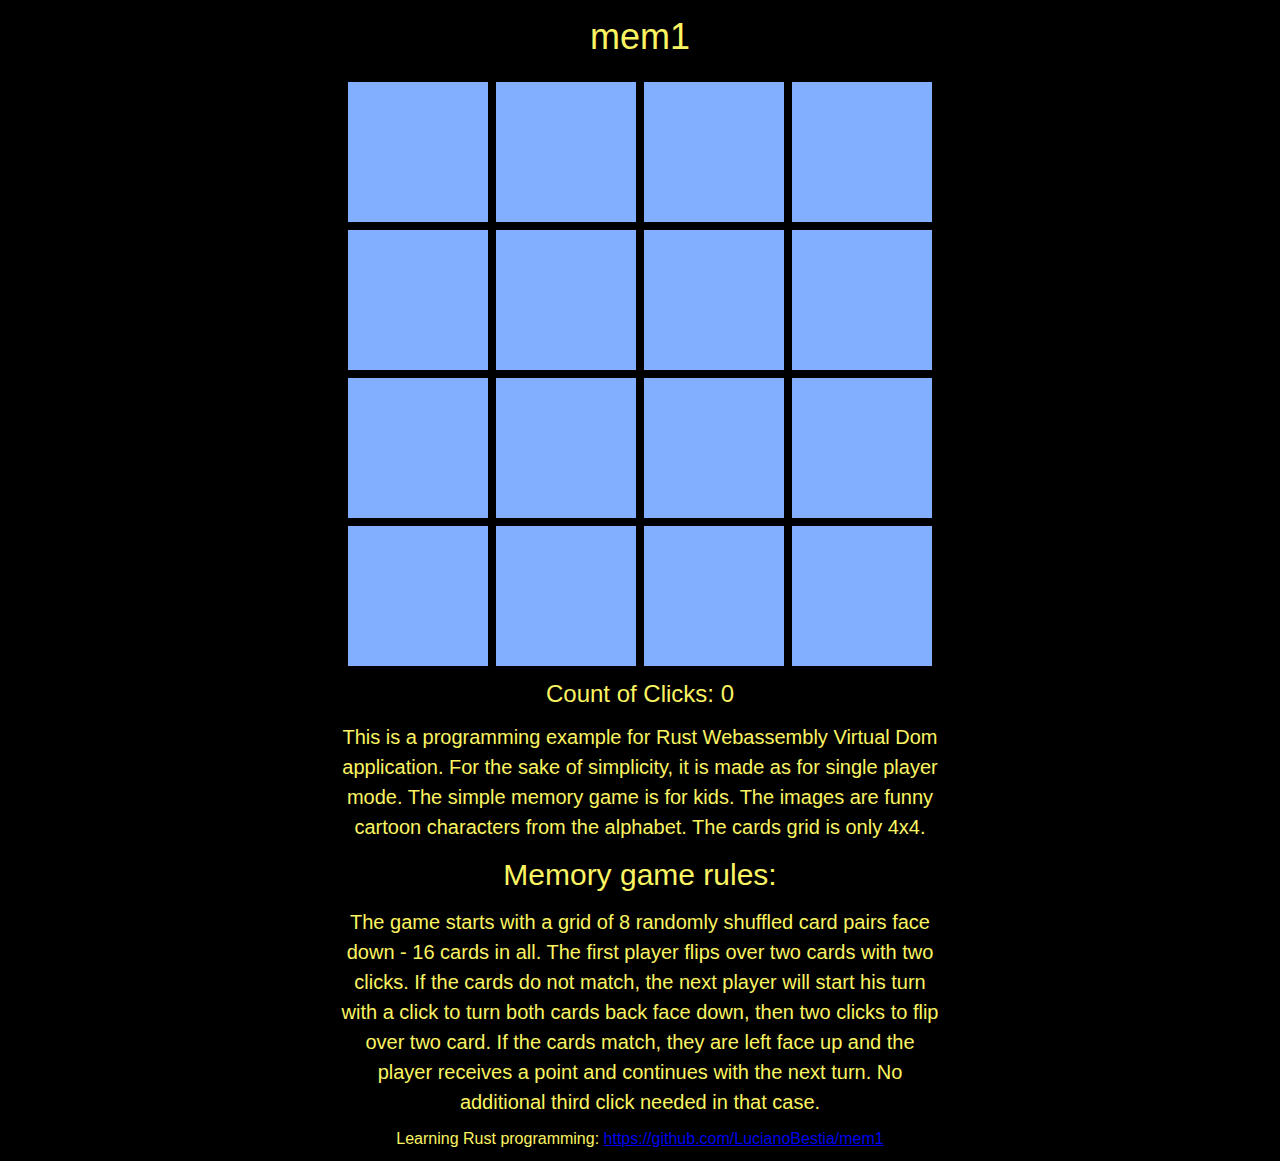
<file: www/index_mem.html>
<!DOCTYPE html>

<html>

<head>
  <meta http-equiv="Content-type" content="text/html; charset=utf-8" />
  <meta name="viewport" content="width=device-width, initial-scale=1">
  <title>mem1</title>
  <link rel="stylesheet" href="css/mem1.css">
</head>

<body>
  <script src="pkg/mem1.js"></script>
  <script>
    wasm_bindgen("pkg/mem1_bg.wasm");
  </script>
</body>

</html>
</file>
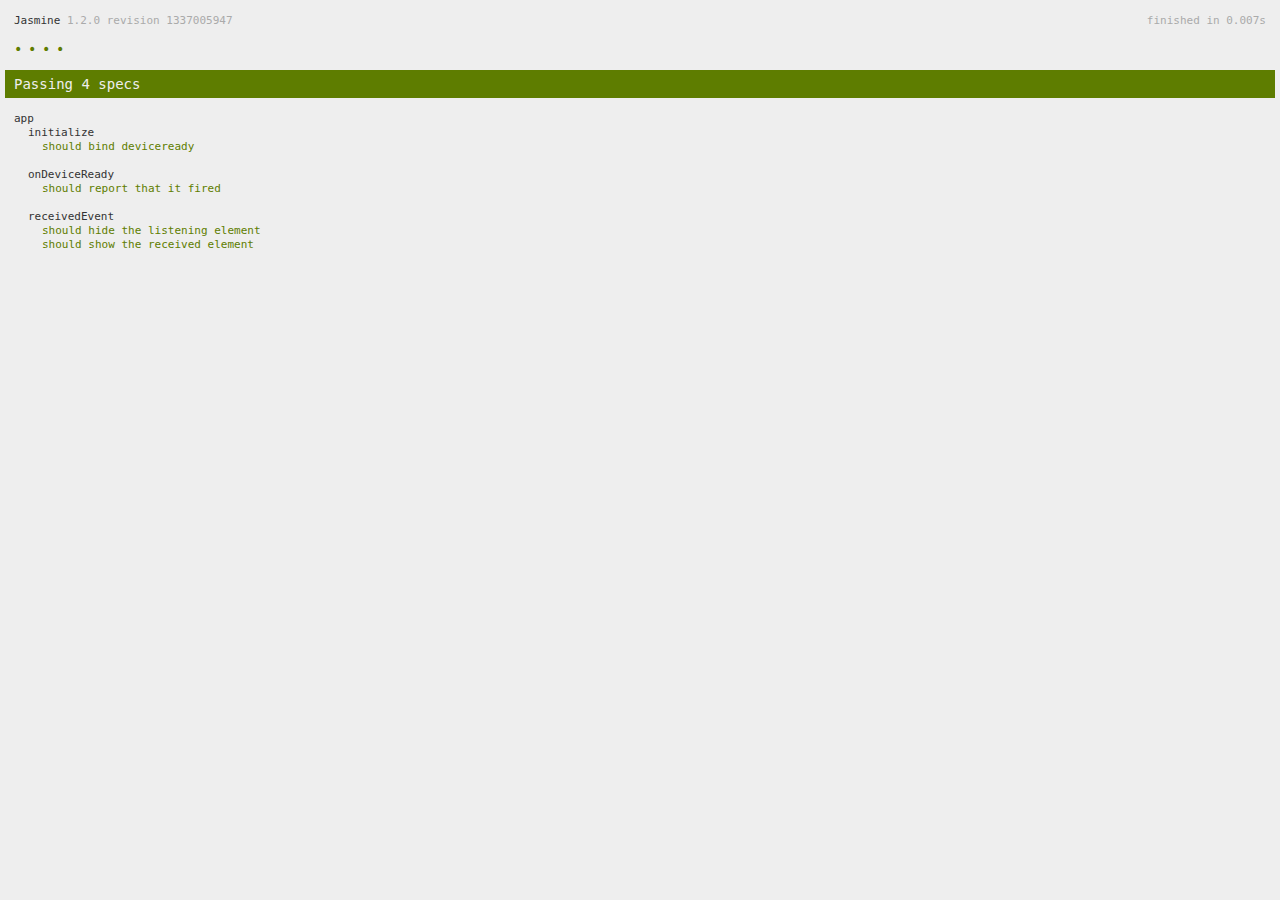
<file: www/spec.html>
<!DOCTYPE html>
<!--
    Licensed to the Apache Software Foundation (ASF) under one
    or more contributor license agreements.  See the NOTICE file
    distributed with this work for additional information
    regarding copyright ownership.  The ASF licenses this file
    to you under the Apache License, Version 2.0 (the
    "License"); you may not use this file except in compliance
    with the License.  You may obtain a copy of the License at

    http://www.apache.org/licenses/LICENSE-2.0

    Unless required by applicable law or agreed to in writing,
    software distributed under the License is distributed on an
    "AS IS" BASIS, WITHOUT WARRANTIES OR CONDITIONS OF ANY
     KIND, either express or implied.  See the License for the
    specific language governing permissions and limitations
    under the License.
-->
<html>
    <head>
        <title>Jasmine Spec Runner</title>

        <!-- jasmine source -->
        <link rel="shortcut icon" type="image/png" href="spec/lib/jasmine-1.2.0/jasmine_favicon.png">
        <link rel="stylesheet" type="text/css" href="spec/lib/jasmine-1.2.0/jasmine.css">
        <script type="text/javascript" src="spec/lib/jasmine-1.2.0/jasmine.js"></script>
        <script type="text/javascript" src="spec/lib/jasmine-1.2.0/jasmine-html.js"></script>

        <!-- include source files here... -->
        <script type="text/javascript" src="js/index.js"></script>

        <!-- include spec files here... -->
        <script type="text/javascript" src="spec/helper.js"></script>
        <script type="text/javascript" src="spec/index.js"></script>

        <script type="text/javascript">
            (function() {
                var jasmineEnv = jasmine.getEnv();
                jasmineEnv.updateInterval = 1000;

                var htmlReporter = new jasmine.HtmlReporter();

                jasmineEnv.addReporter(htmlReporter);

                jasmineEnv.specFilter = function(spec) {
                    return htmlReporter.specFilter(spec);
                };

                var currentWindowOnload = window.onload;

                window.onload = function() {
                    if (currentWindowOnload) {
                        currentWindowOnload();
                    }
                    execJasmine();
                };

                function execJasmine() {
                    jasmineEnv.execute();
                }
            })();
        </script>
    </head>
    <body>
        <div id="stage" style="display:none;"></div>
    </body>
</html>
</file>
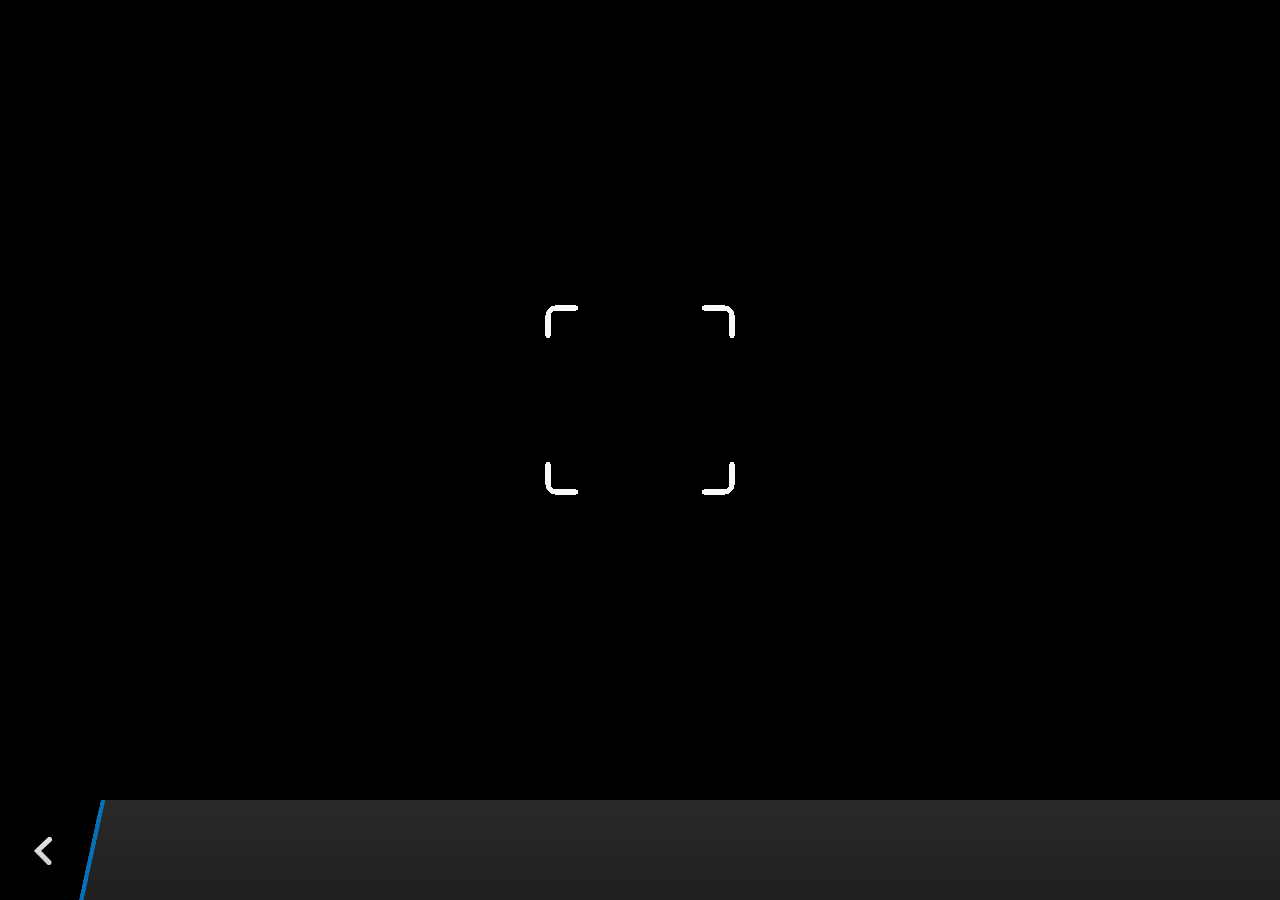
<file: plugins/cordova-plugin-camera/www/blackberry10/assets/camera.html>
<!--
 Licensed under the Apache License, Version 2.0 (the "License");
 you may not use this file except in compliance with the License.
 You may obtain a copy of the License at

 http://www.apache.org/licenses/LICENSE-2.0

 Unless required by applicable law or agreed to in writing, software
 distributed under the License is distributed on an "AS IS" BASIS,
 WITHOUT WARRANTIES OR CONDITIONS OF ANY KIND, either express or implied.
 See the License for the specific language governing permissions and
 limitations under the License.
 -->
<!DOCTYPE HTML>
<html lang="en">
    <head>
        <meta charset="utf-8">
        <script src="camera.js" type="text/javascript"></script>
        <script>
            var meta = document.createElement("meta");
            meta.setAttribute('name','viewport');
            meta.setAttribute('content','initial-scale='+ (1/window.devicePixelRatio) + ',user-scalable=no');
            document.getElementsByTagName('head')[0].appendChild(meta);
        </script>
    </head>
    <style type="text/css">
        body {
            background-color: black;
        }
        .action-bar {
            position: fixed;
            left: 0px;
            bottom: 0px;
            height: 100px;
            width: 100%;
            background-image: linear-gradient(rgb(41, 41, 41), rgb(32, 32, 32));
        }
        .action-bar-back {
            width: 78px;
            height: 100px;
            background-color: black;
        }
        .action-bar-divider {
            position: fixed;
            bottom: 0px;
            left: 78px;
            width: 28px;
            height: 100px;
            background-image: url([data-uri]);
        }
        .action-bar-back-button {
            position: fixed;
            bottom: 35px;
            left: 34px;
            width: 18px;
            height: 28px;
            background-image: url([data-uri]);
        }
        .camera-cross-hairs {
            position: fixed;
            top: 50%;
            left: 50%;
            -webkit-transform: translate(-50%, -147px);
            width: 194px;
            height: 195px;
            background-image: url([data-uri]); 
        }
    </style>
    <body>
        <div id="camera">
            <video id="v"></video>
            <div class="camera-cross-hairs"></div>
        </div>
        <canvas id="c" style="display: none;"></canvas>
        <div class="action-bar">
            <div id="back" class="action-bar-back">
                <div class="action-bar-back-button"></div>
            </div>
            <div class="action-bar-divider"></div>
        </div>
    </body>
</html>
</file>
<file: www/css/mem1.css>
/*simplified css style based on https://www.w3schools.com/w3css/default.asp */
html {
    box-sizing: border-box;
    overflow-x: hidden;
}

*,
*:before,
*:after {
    box-sizing: inherit
}

body {
    background-color: #000000;
    margin: 0;
    font-family: Verdana, sans-serif;
    font-size: 15px;
    line-height: 1.5;
}

h1 {
    font-size: 36px
}

h2 {
    font-size: 30px
}

h3 {
    font-size: 24px
}

h4 {
    font-size: 20px
}

h5 {
    font-size: 18px
}

h6 {
    font-size: 16px
}

h1,
h2,
h3,
h4,
h5,
h6 {
    font-family: "Segoe UI", Arial, sans-serif;
    font-weight: 400;
    margin: 10px 0;
    text-align: center;
}

img {
    border-style: none;
    vertical-align: middle;
}

.m_container {
    margin-left: auto;
    margin-right: auto;
    max-width: 600px;
    color: #FBF462 !important;
    background-color: #000000 !important;
}

.m_flex_row {
    display: flex;
    flex-wrap: wrap;
    padding: 0 4px;
}

/* Create four equal m_flex_cols that sits next to each other */
.m_flex_col {
    flex: 25%;
    max-width: 25%;
    padding: 0 4px;
}

.m_flex_col img {
    margin-top: 8px;
    vertical-align: middle;
    width: 100%;
}
</file>
<file: www/spec/lib/jasmine-1.2.0/jasmine.css>
body { background-color: #eeeeee; padding: 0; margin: 5px; overflow-y: scroll; }

#HTMLReporter { font-size: 11px; font-family: Monaco, "Lucida Console", monospace; line-height: 14px; color: #333333; }
#HTMLReporter a { text-decoration: none; }
#HTMLReporter a:hover { text-decoration: underline; }
#HTMLReporter p, #HTMLReporter h1, #HTMLReporter h2, #HTMLReporter h3, #HTMLReporter h4, #HTMLReporter h5, #HTMLReporter h6 { margin: 0; line-height: 14px; }
#HTMLReporter .banner, #HTMLReporter .symbolSummary, #HTMLReporter .summary, #HTMLReporter .resultMessage, #HTMLReporter .specDetail .description, #HTMLReporter .alert .bar, #HTMLReporter .stackTrace { padding-left: 9px; padding-right: 9px; }
#HTMLReporter #jasmine_content { position: fixed; right: 100%; }
#HTMLReporter .version { color: #aaaaaa; }
#HTMLReporter .banner { margin-top: 14px; }
#HTMLReporter .duration { color: #aaaaaa; float: right; }
#HTMLReporter .symbolSummary { overflow: hidden; *zoom: 1; margin: 14px 0; }
#HTMLReporter .symbolSummary li { display: block; float: left; height: 7px; width: 14px; margin-bottom: 7px; font-size: 16px; }
#HTMLReporter .symbolSummary li.passed { font-size: 14px; }
#HTMLReporter .symbolSummary li.passed:before { color: #5e7d00; content: "\02022"; }
#HTMLReporter .symbolSummary li.failed { line-height: 9px; }
#HTMLReporter .symbolSummary li.failed:before { color: #b03911; content: "x"; font-weight: bold; margin-left: -1px; }
#HTMLReporter .symbolSummary li.skipped { font-size: 14px; }
#HTMLReporter .symbolSummary li.skipped:before { color: #bababa; content: "\02022"; }
#HTMLReporter .symbolSummary li.pending { line-height: 11px; }
#HTMLReporter .symbolSummary li.pending:before { color: #aaaaaa; content: "-"; }
#HTMLReporter .bar { line-height: 28px; font-size: 14px; display: block; color: #eee; }
#HTMLReporter .runningAlert { background-color: #666666; }
#HTMLReporter .skippedAlert { background-color: #aaaaaa; }
#HTMLReporter .skippedAlert:first-child { background-color: #333333; }
#HTMLReporter .skippedAlert:hover { text-decoration: none; color: white; text-decoration: underline; }
#HTMLReporter .passingAlert { background-color: #a6b779; }
#HTMLReporter .passingAlert:first-child { background-color: #5e7d00; }
#HTMLReporter .failingAlert { background-color: #cf867e; }
#HTMLReporter .failingAlert:first-child { background-color: #b03911; }
#HTMLReporter .results { margin-top: 14px; }
#HTMLReporter #details { display: none; }
#HTMLReporter .resultsMenu, #HTMLReporter .resultsMenu a { background-color: #fff; color: #333333; }
#HTMLReporter.showDetails .summaryMenuItem { font-weight: normal; text-decoration: inherit; }
#HTMLReporter.showDetails .summaryMenuItem:hover { text-decoration: underline; }
#HTMLReporter.showDetails .detailsMenuItem { font-weight: bold; text-decoration: underline; }
#HTMLReporter.showDetails .summary { display: none; }
#HTMLReporter.showDetails #details { display: block; }
#HTMLReporter .summaryMenuItem { font-weight: bold; text-decoration: underline; }
#HTMLReporter .summary { margin-top: 14px; }
#HTMLReporter .summary .suite .suite, #HTMLReporter .summary .specSummary { margin-left: 14px; }
#HTMLReporter .summary .specSummary.passed a { color: #5e7d00; }
#HTMLReporter .summary .specSummary.failed a { color: #b03911; }
#HTMLReporter .description + .suite { margin-top: 0; }
#HTMLReporter .suite { margin-top: 14px; }
#HTMLReporter .suite a { color: #333333; }
#HTMLReporter #details .specDetail { margin-bottom: 28px; }
#HTMLReporter #details .specDetail .description { display: block; color: white; background-color: #b03911; }
#HTMLReporter .resultMessage { padding-top: 14px; color: #333333; }
#HTMLReporter .resultMessage span.result { display: block; }
#HTMLReporter .stackTrace { margin: 5px 0 0 0; max-height: 224px; overflow: auto; line-height: 18px; color: #666666; border: 1px solid #ddd; background: white; white-space: pre; }

#TrivialReporter { padding: 8px 13px; position: absolute; top: 0; bottom: 0; left: 0; right: 0; overflow-y: scroll; background-color: white; font-family: "Helvetica Neue Light", "Lucida Grande", "Calibri", "Arial", sans-serif; /*.resultMessage {*/ /*white-space: pre;*/ /*}*/ }
#TrivialReporter a:visited, #TrivialReporter a { color: #303; }
#TrivialReporter a:hover, #TrivialReporter a:active { color: blue; }
#TrivialReporter .run_spec { float: right; padding-right: 5px; font-size: .8em; text-decoration: none; }
#TrivialReporter .banner { color: #303; background-color: #fef; padding: 5px; }
#TrivialReporter .logo { float: left; font-size: 1.1em; padding-left: 5px; }
#TrivialReporter .logo .version { font-size: .6em; padding-left: 1em; }
#TrivialReporter .runner.running { background-color: yellow; }
#TrivialReporter .options { text-align: right; font-size: .8em; }
#TrivialReporter .suite { border: 1px outset gray; margin: 5px 0; padding-left: 1em; }
#TrivialReporter .suite .suite { margin: 5px; }
#TrivialReporter .suite.passed { background-color: #dfd; }
#TrivialReporter .suite.failed { background-color: #fdd; }
#TrivialReporter .spec { margin: 5px; padding-left: 1em; clear: both; }
#TrivialReporter .spec.failed, #TrivialReporter .spec.passed, #TrivialReporter .spec.skipped { padding-bottom: 5px; border: 1px solid gray; }
#TrivialReporter .spec.failed { background-color: #fbb; border-color: red; }
#TrivialReporter .spec.passed { background-color: #bfb; border-color: green; }
#TrivialReporter .spec.skipped { background-color: #bbb; }
#TrivialReporter .messages { border-left: 1px dashed gray; padding-left: 1em; padding-right: 1em; }
#TrivialReporter .passed { background-color: #cfc; display: none; }
#TrivialReporter .failed { background-color: #fbb; }
#TrivialReporter .skipped { color: #777; background-color: #eee; display: none; }
#TrivialReporter .resultMessage span.result { display: block; line-height: 2em; color: black; }
#TrivialReporter .resultMessage .mismatch { color: black; }
#TrivialReporter .stackTrace { white-space: pre; font-size: .8em; margin-left: 10px; max-height: 5em; overflow: auto; border: 1px inset red; padding: 1em; background: #eef; }
#TrivialReporter .finished-at { padding-left: 1em; font-size: .6em; }
#TrivialReporter.show-passed .passed, #TrivialReporter.show-skipped .skipped { display: block; }
#TrivialReporter #jasmine_content { position: fixed; right: 100%; }
#TrivialReporter .runner { border: 1px solid gray; display: block; margin: 5px 0; padding: 2px 0 2px 10px; }
</file>
